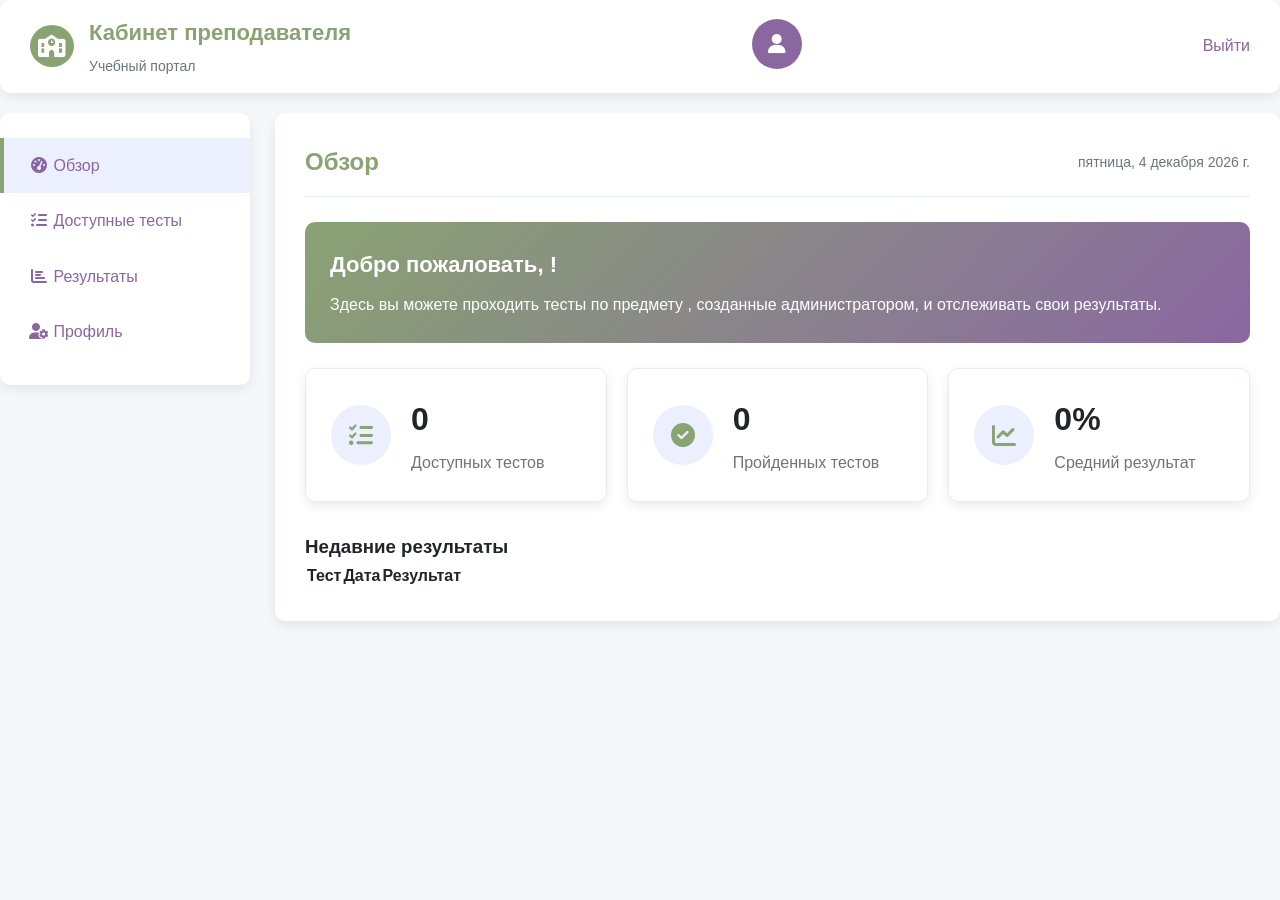
<file: teacher/index.html>
<!DOCTYPE html>
<html lang="ru">
<head>
    <meta charset="UTF-8">
    <meta name="viewport" content="width=device-width, initial-scale=1.0">
    <title>Кабинет преподавателя - Обзор</title>
    <link rel="stylesheet" href="https://cdnjs.cloudflare.com/ajax/libs/font-awesome/6.4.0/css/all.min.css">
    <link rel="stylesheet" href="style.css">
</head>
<body>

<header>
    <div class="logo">
        <div class="logo-icon">
            <i class="fas fa-school"></i>
        </div>
        <div class="logo-text">
            <h1>Кабинет преподавателя</h1>
            <p>Учебный портал</p>
        </div>
    </div>
    
    <div chelass="user-info">
        <div class="user-avatar">
            <i class="fas fa-user"></i>
        </div>
        <div class="user-details">
            <h3 id="teacher-name"></h3>
            <p id="teacher-subject"></p>
        </div>
    </div>

    <a href="#" id="logout-btn" class="btn btn-danger">Выйти</a>
</header>

<div class="container">
    <aside class="sidebar">
        <ul class="nav-menu">
            <li class="nav-item active">
                <a href="index.html">
                    <i class="fas fa-tachometer-alt"></i>
                    <span>Обзор</span>
                </a>
            </li>
            <li class="nav-item">
                <a href="currTest.html">
                    <i class="fas fa-tasks"></i>
                    <span>Доступные тесты</span>
                </a>
            </li>
            <li class="nav-item">
                <a href="results.html">
                    <i class="fas fa-chart-bar"></i>
                    <span>Результаты</span>
                </a>
            </li>
            <li class="nav-item">
                <a href="profile.html">
                    <i class="fas fa-user-cog"></i>
                    <span>Профиль</span>
                </a>
            </li>
        </ul>
    </aside>

    <main class="main-content">
        <div class="content-tab active">
            <div class="tab-header">
                <h2>Обзор</h2>
                <div class="current-date" id="current-date"></div>
            </div>

            <div class="welcome-card">
                <h3>
                    Добро пожаловать, 
                    <span id="welcome-name"></span>!
                </h3>
                <p>
                    Здесь вы можете проходить тесты по предмету 
                    <strong id="dashboard-subject"></strong>,
                    созданные администратором, и отслеживать свои результаты.
                </p>
            </div>

            <div class="stats-cards">
                <div class="stat-card">
                    <div class="stat-icon">
                        <i class="fas fa-tasks"></i>
                    </div>
                    <div class="stat-info">
                        <h3 id="tests-count">0</h3>
                        <p>Доступных тестов</p>
                    </div>
                </div>

                <div class="stat-card">
                    <div class="stat-icon">
                        <i class="fas fa-check-circle"></i>
                    </div>
                    <div class="stat-info">
                        <h3 id="completed-tests">0</h3>
                        <p>Пройденных тестов</p>
                    </div>
                </div>

                <div class="stat-card">
                    <div class="stat-icon">
                        <i class="fas fa-chart-line"></i>
                    </div>
                    <div class="stat-info">
                        <h3 id="average-score">0%</h3>
                        <p>Средний результат</p>
                    </div>
                </div>
            </div>

            <div class="recent-tests">
                <h3>Недавние результаты</h3>
                <table class="recent-results-table">
                    <thead>
                        <tr>
                            <th>Тест</th>
                            <th>Дата</th>
                            <th>Результат</th>
                        </tr>
                    </thead>
                    <tbody id="recent-tests-list"></tbody>
                </table>
            </div>
        </div>
    </main>
</div>

<script src="teacher.js"></script>
<script>
    document.addEventListener("DOMContentLoaded", function () {
        const dateElement = document.getElementById("current-date");
        if (dateElement) {
            const now = new Date();
            const options = { weekday: "long", year: "numeric", month: "long", day: "numeric" };
            dateElement.textContent = now.toLocaleDateString("ru-RU", options);
        }
    });
</script>
</body>
</html>
</file>
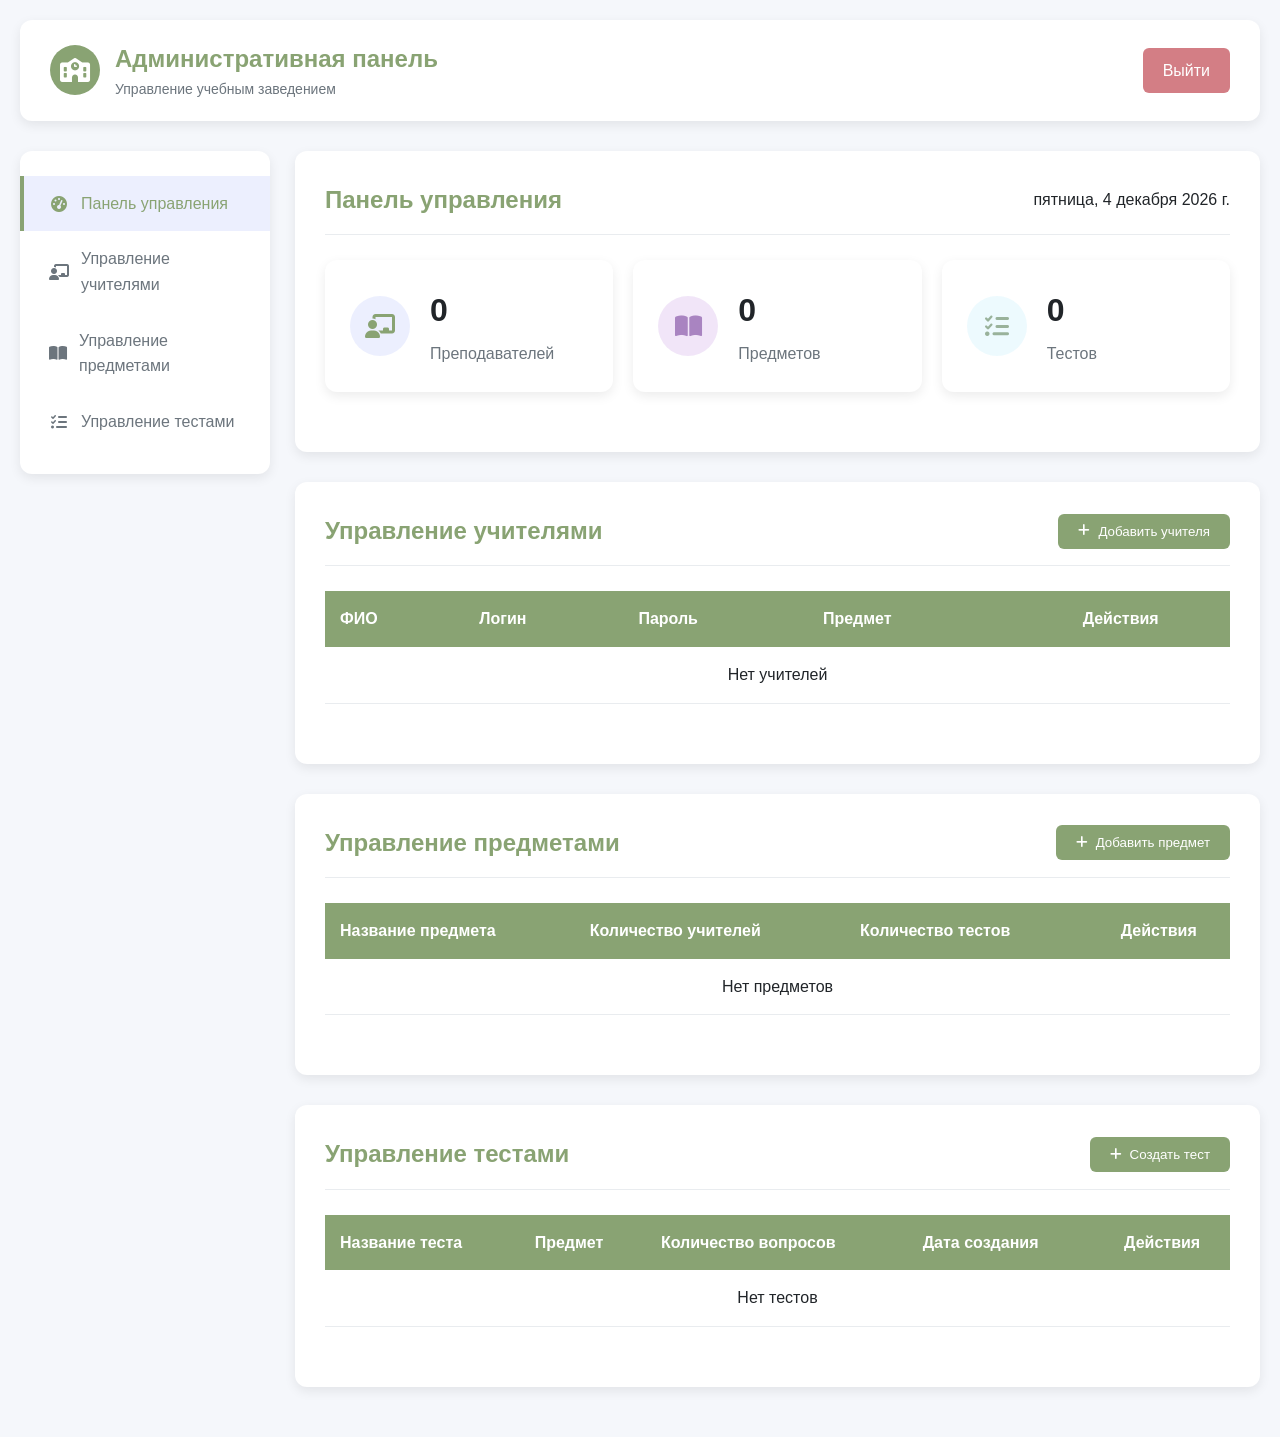
<file: admin/admin.html>
<!DOCTYPE html>
<html lang="ru">
<head>
    <meta charset="UTF-8">
    <meta name="viewport" content="width=device-width, initial-scale=1.0">
    <title>Административная панель - Управление школой</title>
    <link rel="stylesheet" href="https://cdnjs.cloudflare.com/ajax/libs/font-awesome/6.4.0/css/all.min.css">
    <link rel="stylesheet" href="./style.css">
</head>
<body>
    <div class="container">
        <header>
            <div class="logo">
                <div class="logo-icon">
                    <i class="fas fa-school"></i>
                </div>
                <div class="logo-text">
                     <h1>Административная панель</h1>
                    <p>Управление учебным заведением</p>
                </div>

              
            </div>
              <a href="../index.php" class="btn btn-danger">Выйти</a>
        </header>

        <div class="main-layout">
            <aside class="sidebar">
                <ul class="nav-menu">
                    <li class="nav-item active">
                        <a href="admin.html" class="nav-link">
                            <i class="fas fa-tachometer-alt"></i>
                            <span>Панель управления</span>
                        </a>
                    </li>
                    <li class="nav-item">
                          <a href="teachers.html" class="nav-link">
                            <i class="fas fa-chalkboard-teacher"></i>
                            <span>Управление учителями</span>
                        </a>
                    </li>
                    <li class="nav-item">
                        <a href="subjects.html" class="nav-link">
                            <i class="fas fa-book-open"></i>
                            <span>Управление предметами</span>
                        </a>
                    </li>
                    <li class="nav-item">
                        <a href="tests.html" class="nav-link">
                            <i class="fas fa-tasks"></i>
                            <span>Управление тестами</span>
                        </a>
                    </li>
                </ul>
            </aside>
<main>
                <div class="content active" id="dashboard">
                    <div class="content-header">
                        <h2 class="content-title">Панель управления</h2>
                        <div class="current-date" id="current-date"></div>
                    </div>
                    
                    <div class="stats-container">
                        <div class="stat-card">
                            <div class="stat-icon teachers">
                                <i class="fas fa-chalkboard-teacher"></i>
                            </div>
                            <div class="stat-info">
                                <h3 id="teachers-count">0</h3>
                                <p>Преподавателей</p>
                            </div>
                        </div>
                        <div class="stat-card">
                            <div class="stat-icon subjects">
                                <i class="fas fa-book-open"></i>
                                      </div>
                            <div class="stat-info">
                                <h3 id="subjects-count">0</h3>
                                <p>Предметов</p>
                            </div>
                        </div>
                        <div class="stat-card">
                            <div class="stat-icon tests">
                                <i class="fas fa-tasks"></i>
                            </div>
                            <div class="stat-info">
                                <h3 id="tests-count">0</h3>
                                <p>Тестов</p>
                            </div>
                        </div>
                    </div>
                </div>

                <div class="content" id="teachers-content">
                       <div class="content-header">
                        <h2 class="content-title">Управление учителями</h2>
                        <button class="btn btn-primary" id="add-teacher-btn">
                            <i class="fas fa-plus"></i> Добавить учителя
                        </button>
                    </div>
                    
                    <div class="table-container">
                        <table>
                            <thead>
                                <tr>
                                    
                                    <th>ФИО</th>
                                    <th>Логин</th>
                                    <th>Пароль</th>
                                    <th>Предмет</th>
                                    <th>Действия</th>
                                </tr>
                            </thead>
                            <tbody id="teachers-table-body">
                                
                            </tbody>
                        </table>
                    </div>
                </div>

                 <div class="content" id="subjects-content">
                    <div class="content-header">
                        <h2 class="content-title">Управление предметами</h2>
                        <button class="btn btn-primary" id="add-subject-btn">
                            <i class="fas fa-plus"></i> Добавить предмет
                        </button>
                    </div>
                    
                    <div class="table-container">
                        <table>
                            <thead>
                                <tr>
                        
                                    <th>Название предмета</th>
                                       <th>Количество учителей</th>
                                    <th>Количество тестов</th>
                                    <th>Действия</th>
                                </tr>
                            </thead>
                            <tbody id="subjects-table-body">
                                <!-- Данные добавлены через js -->
                            </tbody>
                        </table>
                    </div>
                </div>

                 <div class="content" id="tests-content">
                    <div class="content-header">
                        <h2 class="content-title">Управление тестами</h2>
                        <button class="btn btn-primary" id="add-test-btn">
                            <i class="fas fa-plus"></i> Создать тест
                        </button>
                    </div>
                       <div class="table-container">
                        <table>
                            <thead>
                                <tr>
                
                                    <th>Название теста</th>
                                    <th>Предмет</th>
                                    <th>Количество вопросов</th>
                                    <th>Дата создания</th>
                                    <th>Действия</th>
                                </tr>
                            </thead>
                            <tbody id="tests-table-body">
                                <!-- Данные добавлены через js -->
                            </tbody>
                        </table>
                    </div>
                </div>
            </main>
        </div>
         </div>
    <div class="modal-overlay" id="add-teacher-modal">
        <div class="modal">
            <div class="modal-header">
                <h3 class="modal-title">Добавление нового учителя</h3>
                <button class="modal-close" id="close-teacher-modal">&times;</button>
            </div>
            <div class="modal-body">
                <form id="teacher-form">
                    <div class="form-row">
                        <div class="form-group">
                            <label for="teacher-full-name">ФИО *</label>
                            <input type="text" id="teacher-full-name" required>
                        </div>
                        <div class="form-group">
                            <label for="teacher-login">Логин *</label>
                            <input type="text" id="teacher-login" required>
                        </div>
                    </div>
                      <div class="form-row">
                        <div class="form-group">
                            <label for="teacher-password">Пароль *</label>
                            <input type="password" id="teacher-password" required>
                        </div>
                        <div class="form-group">
                            <label for="teacher-subject">Предмет *</label>
                            <select id="teacher-subject" required>
                                <option value="">Выберите предмет</option>
                            </select>
                        </div>
                    </div>
                    <div class="form-actions">
                        <button type="button" class="btn" id="cancel-teacher-btn">Отмена</button>
                        <button type="submit" class="btn btn-primary">Добавить учителя</button>
                    </div>
                </form>
            </div>
            </div>
    </div>

    <div class="modal-overlay" id="add-test-modal">
        <div class="modal">
            <div class="modal-header">
                <h3 class="modal-title">Создание нового теста</h3>
                <button class="modal-close" id="close-test-modal">&times;</button>
            </div>
            <div class="modal-body">
                <form id="test-form">
                    <div class="form-row">
                        <div class="form-group">
                            <label for="test-name">Название теста *</label>
                            <input type="text" id="test-name" required>
                        </div>
                        <div class="form-group">
                            <label for="test-subject">Предмет *</label>
                            <select id="test-subject" required>
                                <option value="">Выберите предмет</option>
                                 </select>
                        </div>
                    </div>
                    
                    <div id="questions-container">
                        <h4>Вопросы теста</h4>
                        <div class="question-item" data-question-id="1">
                            <div class="question-header">
                                <div class="question-text">Вопрос #1</div>
                                <button type="button" class="btn btn-danger btn-sm remove-question-btn">
                                    <i class="fas fa-trash"></i> Удалить
                                </button>
                            </div>
                            <div class="form-group">
                                <label for="question-text-1">Текст вопроса *</label>
                                <input type="text" id="question-text-1" placeholder="Введите вопрос" required>
                            </div>
                            
                            <div class="options-list">
    <div class="option-item">
        <input type="checkbox" class="correct-checkbox" name="correct-answer-1" value="1">
        <input type="text" placeholder="Вариант ответа 1" class="option-text" required>
    </div>
    <div class="option-item">
        <input type="checkbox" class="correct-checkbox" name="correct-answer-1" value="2">
        <input type="text" placeholder="Вариант ответа 2" class="option-text" required>
    </div>
</div>

                            <button type="button" class="btn btn-sm add-option-btn" data-question-id="1">
                                <i class="fas fa-plus"></i> Добавить вариант ответа
                            </button>
                             </div>
                    </div>
                    
                    <div class="form-actions">
                        <button type="button" class="btn btn-success" id="add-question-btn">
                            <i class="fas fa-plus"></i> Добавить вопрос
                        </button>
                    </div>
                    
                    <div class="form-actions" style="margin-top: 20px;">
                        <button type="button" class="btn" id="cancel-test-btn">Отмена</button>
                        <button type="submit" class="btn btn-primary">Создать тест</button>
                    </div>
                </form>
            </div>
        </div>
    </div>
    <div class="modal-overlay" id="delete-confirm-modal">
        <div class="modal">
            <div class="modal-header">
                <h3 class="modal-title">Подтверждение удаления</h3>
                <button class="modal-close" id="close-delete-modal">&times;</button>
            </div>
            <div class="modal-body">
                <p id="delete-message">Вы уверены, что хотите удалить этот элемент?</p>
                <div class="form-actions">
                    <button type="button" class="btn" id="cancel-delete-btn">Отмена</button>
                    <button type="button" class="btn btn-danger" id="confirm-delete-btn">Удалить</button>
                </div>
            </div>
        </div>
    </div>
  <div class="modal-overlay" id="add-subject-modal">
    <div class="modal">
        <div class="modal-header">
            <h3 class="modal-title">Добавление нового предмета</h3>
            <button class="modal-close" id="close-subject-modal">&times;</button>
        </div>
        <div class="modal-body">
            <form id="subject-form">
                <div class="form-row">
                    <div class="form-group">
                        <label for="subject-name">Название предмета *</label>
                        <input type="text" id="subject-name" required>
                    </div>
                </div>
                <div class="form-actions">
                    <button type="button" class="btn" id="cancel-subject-btn">Отмена</button>
                    <button type="submit" class="btn btn-primary">Добавить предмет</button>
                </div>
                 </form>
        </div>
    </div>
</div>
    <script src="admin.js" defer></script>
  
</body>
</html>
</file>
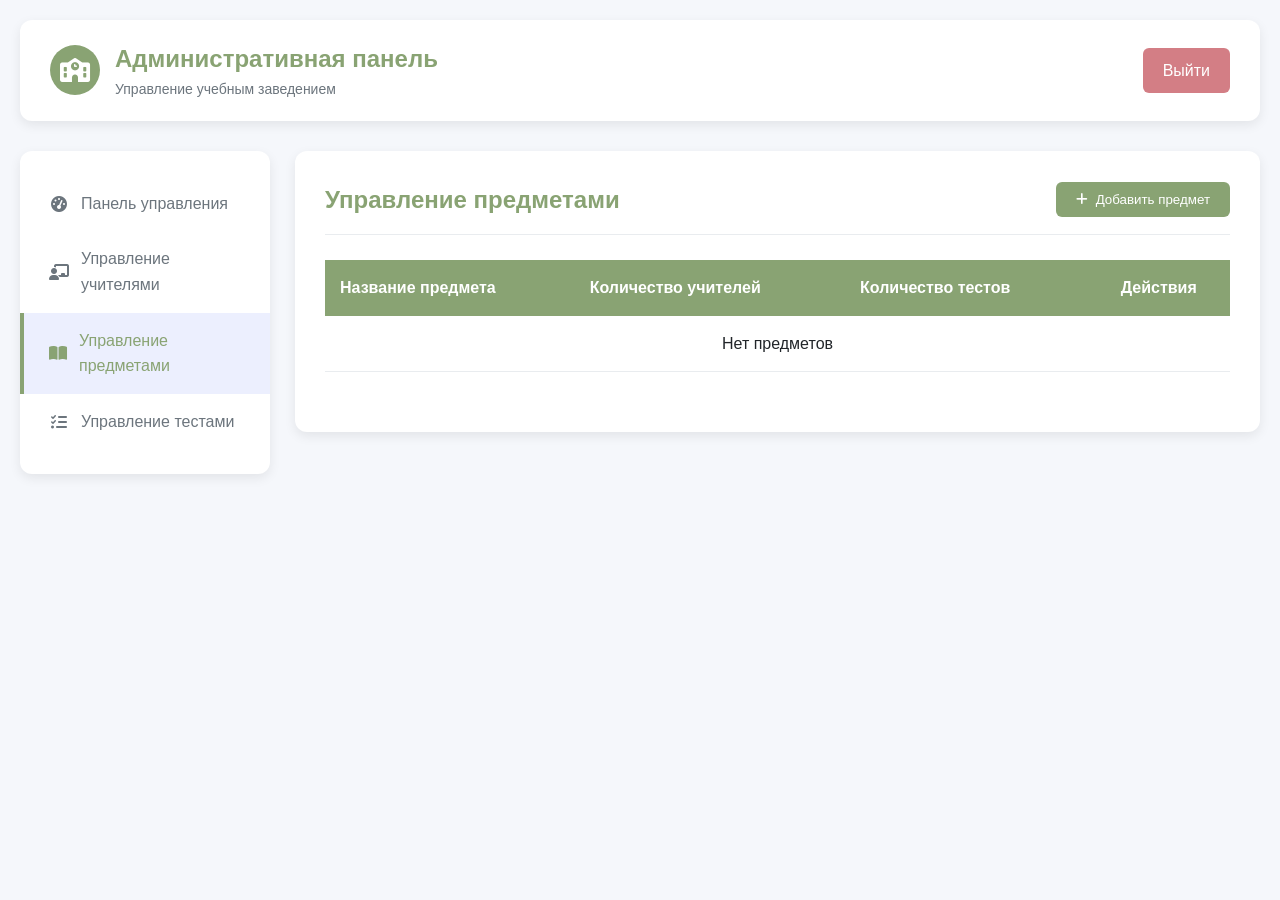
<file: admin/subjects.html>
<!DOCTYPE html>
<html lang="ru">
<head>
    <meta charset="UTF-8">
    <meta name="viewport" content="width=device-width, initial-scale=1.0">
    <title>Управление предметами - Административная панель</title>
    <link rel="stylesheet" href="https://cdnjs.cloudflare.com/ajax/libs/font-awesome/6.4.0/css/all.min.css">
    <link rel="stylesheet" href="./style.css">
</head>
<body>
    <div class="container">
         <header>
            <div class="logo">
                <div class="logo-icon">
                    <i class="fas fa-school"></i>
                </div>
                <div class="logo-text">
                     <h1>Административная панель</h1>
                    <p>Управление учебным заведением</p>
                </div>

              
            </div>
              <a href="../index.php" class="btn btn-danger">Выйти</a>
        </header>

        <div class="main-layout">
            <aside class="sidebar">
                <ul class="nav-menu">
                    <li class="nav-item">
                        <a href="admin.html" class="nav-link">
                            <i class="fas fa-tachometer-alt"></i>
                            <span>Панель управления</span>
                        </a>
                    </li>
                    <li class="nav-item">
                        <a href="teachers.html" class="nav-link">
                            <i class="fas fa-chalkboard-teacher"></i>
                            <span>Управление учителями</span>
                        </a>
                    </li>
                    <li class="nav-item active">
                        <a href="subjects.html" class="nav-link">
                            <i class="fas fa-book-open"></i>
                            <span>Управление предметами</span>
                        </a>
                    </li>
                    <li class="nav-item">
                        <a href="tests.html" class="nav-link">
                            <i class="fas fa-tasks"></i>
                            <span>Управление тестами</span>
                        </a>
                    </li>
                </ul>
            </aside>

            <main>
                <div class="content active" id="subjects-content">
                    <div class="content-header">
                        <h2 class="content-title">Управление предметами</h2>
                        <button class="btn btn-primary" id="add-subject-btn">
                            <i class="fas fa-plus"></i> Добавить предмет
                        </button>
                    </div>
                    
                    <div class="table-container">
                        <table>
                            <thead>
                                <tr>
                                  
                                    <th>Название предмета</th>
                                    <th>Количество учителей</th>
                                    <th>Количество тестов</th>
                                    <th>Действия</th>
                                </tr>
                            </thead>
                            <tbody id="subjects-table-body">
                                <!-- Данные будут добавлены через JavaScript -->
                            </tbody>
                        </table>
                    </div>
                </div>
            </main>
        </div>
    </div>

    <!-- Add Subject Modal -->
    <div class="modal-overlay" id="add-subject-modal">
        <div class="modal">
            <div class="modal-header">
                <h3 class="modal-title">Добавление нового предмета</h3>
                <button class="modal-close" id="close-subject-modal">&times;</button>
            </div>
            <div class="modal-body">
                <form id="subject-form">
                    <div class="form-row">
                        <div class="form-group">
                            <label for="subject-name">Название предмета *</label>
                            <input type="text" id="subject-name" required>
                        </div>
                    </div>
                    <div class="form-actions">
                        <button type="button" class="btn" id="cancel-subject-btn">Отмена</button>
                        <button type="submit" class="btn btn-primary">Добавить предмет</button>
                    </div>
                </form>
            </div>
        </div>
    </div>

    <!-- Delete Confirmation Modal -->
    <div class="modal-overlay" id="delete-confirm-modal">
        <div class="modal">
            <div class="modal-header">
                <h3 class="modal-title">Подтверждение удаления</h3>
                <button class="modal-close" id="close-delete-modal">&times;</button>
            </div>
            <div class="modal-body">
                <p id="delete-message">Вы уверены, что хотите удалить этот элемент?</p>
                <div class="form-actions">
                    <button type="button" class="btn" id="cancel-delete-btn">Отмена</button>
                    <button type="button" class="btn btn-danger" id="confirm-delete-btn">Удалить</button>
                </div>
            </div>
        </div>
    </div>

    <script src="admin.js"></script>
   
</body>
</html>
</file>
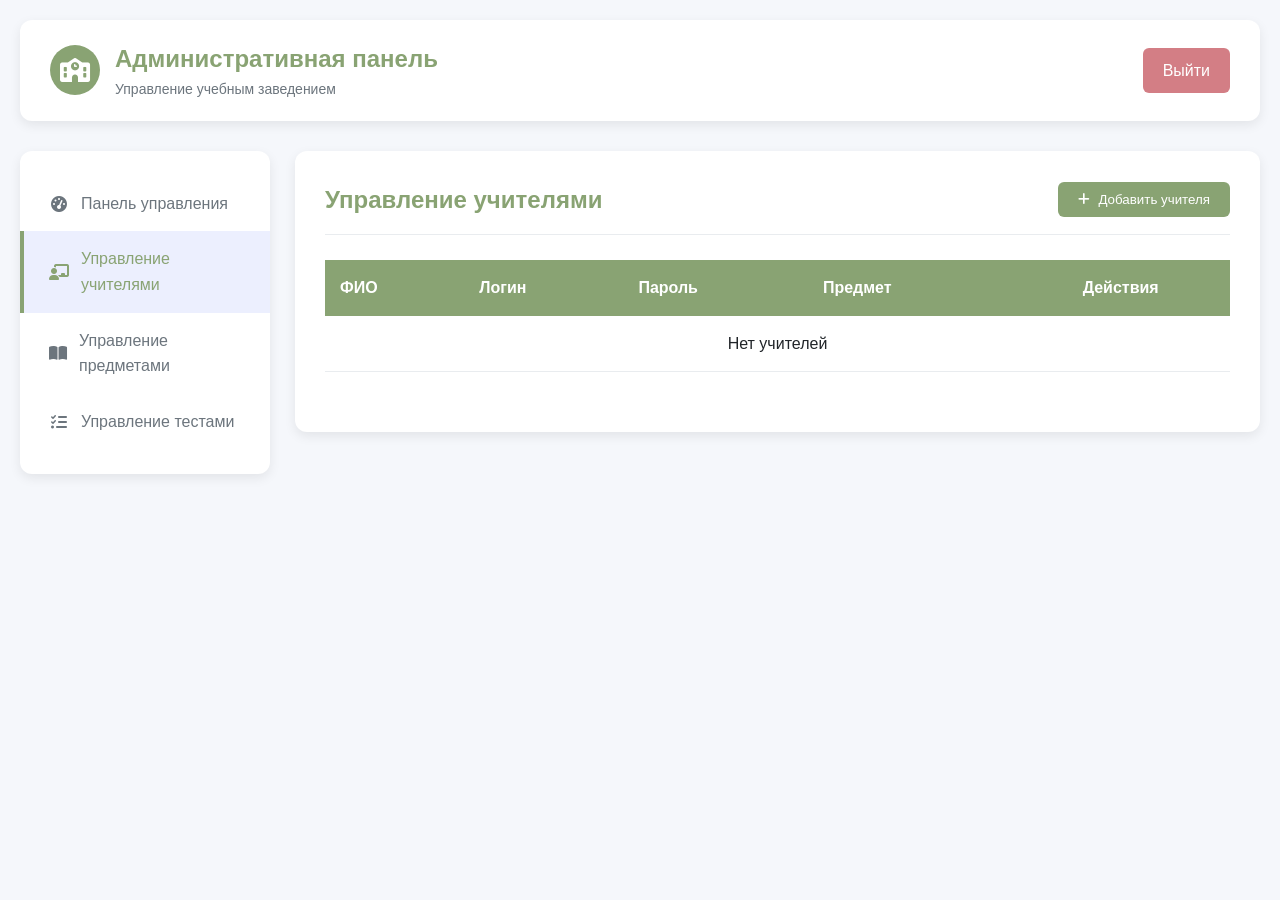
<file: admin/teachers.html>
<!DOCTYPE html>
<html lang="ru">
<head>
    <meta charset="UTF-8">
    <meta name="viewport" content="width=device-width, initial-scale=1.0">
    <title>Управление учителями - Административная панель</title>
    <link rel="stylesheet" href="https://cdnjs.cloudflare.com/ajax/libs/font-awesome/6.4.0/css/all.min.css">
    <link rel="stylesheet" href="./style.css">
</head>
<body>
    <div class="container">
        <header>
            <div class="logo">
                <div class="logo-icon">
                    <i class="fas fa-school"></i>
                </div>
                <div class="logo-text">
                     <h1>Административная панель</h1>
                    <p>Управление учебным заведением</p>
                </div>

              
            </div>
              <a href="../index.php" class="btn btn-danger">Выйти</a>
        </header>

        <div class="main-layout">
            <aside class="sidebar">
                <ul class="nav-menu">
                    <li class="nav-item">
                        <a href="admin.html" class="nav-link">
                            <i class="fas fa-tachometer-alt"></i>
                            <span>Панель управления</span>
                        </a>
                    </li>
                    <li class="nav-item active">
                        <a href="teachers.html" class="nav-link">
                            <i class="fas fa-chalkboard-teacher"></i>
                            <span>Управление учителями</span>
                        </a>
                    </li>
                    <li class="nav-item">
                        <a href="subjects.html" class="nav-link">
                            <i class="fas fa-book-open"></i>
                            <span>Управление предметами</span>
                        </a>
                    </li>
                    <li class="nav-item">
                        <a href="tests.html" class="nav-link">
                            <i class="fas fa-tasks"></i>
                            <span>Управление тестами</span>
                        </a>
                    </li>
                </ul>
            </aside>

            <main>
                <div class="content active" id="teachers-content">
                    <div class="content-header">
                        <h2 class="content-title">Управление учителями</h2>
                        <button class="btn btn-primary" id="add-teacher-btn">
                            <i class="fas fa-plus"></i> Добавить учителя
                        </button>
                    </div>
                    
                    <div class="table-container">
                        <table>
                            <thead>
                                <tr>
                                    <th>ФИО</th>
                                    <th>Логин</th>
                                    <th>Пароль</th>
                                    <th>Предмет</th>
                                    <th>Действия</th>
                                </tr>
                            </thead>
                            <tbody id="teachers-table-body">
                                <!-- Данные будут добавлены через JavaScript -->
                            </tbody>
                        </table>
                    </div>
                </div>
            </main>
        </div>
    </div>

    <div class="modal-overlay" id="add-teacher-modal">
        <div class="modal">
            <div class="modal-header">
                <h3 class="modal-title">Добавление нового учителя</h3>
                <button class="modal-close" id="close-teacher-modal">&times;</button>
            </div>
            <div class="modal-body">
                <form id="teacher-form">
                    <div class="form-row">
                        <div class="form-group">
                            <label for="teacher-full-name">ФИО *</label>
                            <input type="text" id="teacher-full-name" required>
                        </div>
                        <div class="form-group">
                            <label for="teacher-login">Логин *</label>
                            <input type="text" id="teacher-login" required>
                        </div>
                    </div>
                    <div class="form-row">
                        <div class="form-group">
                            <label for="teacher-password">Пароль *</label>
                            <input type="password" id="teacher-password" required>
                        </div>
                        <div class="form-group">
                            <label for="teacher-subject">Предмет *</label>
                            <select id="teacher-subject" required>
                                <option value="">Выберите предмет</option>
                                <!-- Options will be added via JS -->
                            </select>
                        </div>
                    </div>
                    <div class="form-actions">
                        <button type="button" class="btn" id="cancel-teacher-btn">Отмена</button>
                        <button type="submit" class="btn btn-primary">Добавить учителя</button>
                    </div>
                </form>
            </div>
        </div>
    </div>

    <div class="modal-overlay" id="delete-confirm-modal">
        <div class="modal">
            <div class="modal-header">
                <h3 class="modal-title">Подтверждение удаления</h3>
                <button class="modal-close" id="close-delete-modal">&times;</button>
            </div>
            <div class="modal-body">
                <p id="delete-message">Вы уверены, что хотите удалить этот элемент?</p>
                <div class="form-actions">
                    <button type="button" class="btn" id="cancel-delete-btn">Отмена</button>
                    <button type="button" class="btn btn-danger" id="confirm-delete-btn">Удалить</button>
                </div>
            </div>
        </div>
    </div>

    <script src="admin.js"></script>
</body>
</html>
</file>
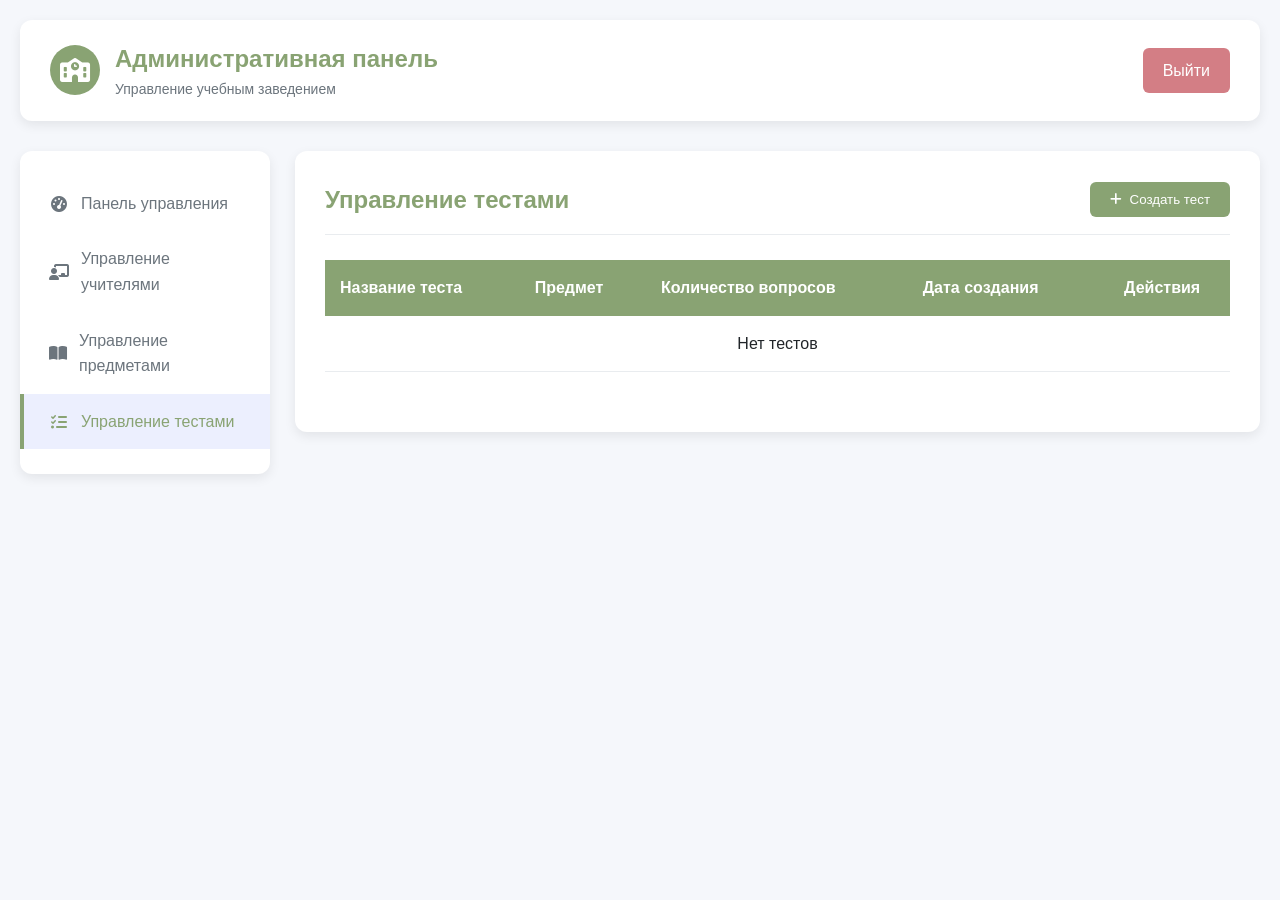
<file: admin/tests.html>
<!DOCTYPE html>
<html lang="ru">
<head>
    <meta charset="UTF-8">
    <meta name="viewport" content="width=device-width, initial-scale=1.0">
    <title>Управление тестами - Административная панель</title>
    <link rel="stylesheet" href="https://cdnjs.cloudflare.com/ajax/libs/font-awesome/6.4.0/css/all.min.css">
    <link rel="stylesheet" href="./style.css">
</head>
<body>
    <div class="container">
         <header>
            <div class="logo">
                <div class="logo-icon">
                    <i class="fas fa-school"></i>
                </div>
                <div class="logo-text">
                     <h1>Административная панель</h1>
                    <p>Управление учебным заведением</p>
                </div>

              
            </div>
              <a href="../index.php" class="btn btn-danger">Выйти</a>
        </header>

        <div class="main-layout">
            <aside class="sidebar">
                <ul class="nav-menu">
                    <li class="nav-item">
                        <a href="admin.html" class="nav-link">
                            <i class="fas fa-tachometer-alt"></i>
                            <span>Панель управления</span>
                        </a>
                    </li>
                    <li class="nav-item">
                        <a href="teachers.html" class="nav-link">
                            <i class="fas fa-chalkboard-teacher"></i>
                            <span>Управление учителями</span>
                        </a>
                    </li>
                    <li class="nav-item">
                        <a href="subjects.html" class="nav-link">
                            <i class="fas fa-book-open"></i>
                            <span>Управление предметами</span>
                        </a>
                    </li>
                    <li class="nav-item active">
                        <a href="tests.html" class="nav-link">
                            <i class="fas fa-tasks"></i>
                            <span>Управление тестами</span>
                        </a>
                    </li>
                </ul>
            </aside>

            <main>
                <div class="content active" id="tests-content">
                    <div class="content-header">
                        <h2 class="content-title">Управление тестами</h2>
                        <button class="btn btn-primary" id="add-test-btn">
                            <i class="fas fa-plus"></i> Создать тест
                        </button>
                    </div>
                    
                    <div class="table-container">
                        <table>
                            <thead>
                                <tr>
                                    <th>Название теста</th>
                                    <th>Предмет</th>
                                    <th>Количество вопросов</th>
                                    <th>Дата создания</th>
                                    <th>Действия</th>
                                </tr>
                            </thead>
                            <tbody id="tests-table-body">
                                <!-- добавление будет через js -->
                            </tbody>
                        </table>
                    </div>
                </div>
            </main>
        </div>
    </div>

    <div class="modal-overlay" id="add-test-modal">
        <div class="modal">
            <div class="modal-header">
                <h3 class="modal-title">Создание нового теста</h3>
                <button class="modal-close" id="close-test-modal">&times;</button>
            </div>
            <div class="modal-body">
                <form id="test-form">
                    <div class="form-row">
                        <div class="form-group">
                            <label for="test-name">Название теста *</label>
                            <input type="text" id="test-name" required>
                        </div>
                        <div class="form-group">
                            <label for="test-subject">Предмет *</label>
                            <select id="test-subject" required>
                                <option value="">Выберите предмет</option>
                                <!-- добавление через js -->
                            </select>
                        </div>
                    </div>
                    
                    <div id="questions-container">
                        <h4>Вопросы теста</h4>
                        <div class="question-item" data-question-id="1">
                            <div class="question-header">
                                <div class="question-text">Вопрос #1</div>
                                <button type="button" class="btn btn-danger btn-sm remove-question-btn">
                                    <i class="fas fa-trash"></i> Удалить
                                </button>
                            </div>
                            <div class="form-group">
                                <label for="question-text-1">Текст вопроса *</label>
                                <input type="text" id="question-text-1" placeholder="Введите вопрос">
                            </div>
                            <div class="options-list">
                                <div class="option-item">
                                    <input type="checkbox" class="correct-checkbox" value="1">
                                    <input type="text" placeholder="Вариант ответа 1" class="option-text" required >
                                </div>
                                <div class="option-item">
                                    <input type="checkbox" class="correct-checkbox" value="2">
                                    <input type="text" placeholder="Вариант ответа 2" class="option-text" required >
                                </div>
                            </div>
                            <button type="button" class="btn btn-sm add-option-btn" data-question-id="1">
                                <i class="fas fa-plus"></i> Добавить вариант ответа
                            </button>
                        </div>
                    </div>
                    
                    <div class="form-actions">
                        <button type="button" class="btn btn-success" id="add-question-btn">
                            <i class="fas fa-plus"></i> Добавить вопрос
                        </button>
                    </div>
                    
                    <div class="form-actions" style="margin-top: 20px;">
                        <button type="button" class="btn" id="cancel-test-btn">Отмена</button>
                        <button type="submit" class="btn btn-primary">Создать тест</button>
                    </div>
                </form>
            </div>
        </div>
    </div>

    <div class="modal-overlay" id="delete-confirm-modal">
        <div class="modal">
            <div class="modal-header">
                <h3 class="modal-title">Подтверждение удаления</h3>
                <button class="modal-close" id="close-delete-modal">&times;</button>
            </div>
            <div class="modal-body">
                <p id="delete-message">Вы уверены, что хотите удалить этот элемент?</p>
                <div class="form-actions">
                    <button type="button" class="btn" id="cancel-delete-btn">Отмена</button>
                    <button type="button" class="btn btn-danger" id="confirm-delete-btn">Удалить</button>
                </div>
            </div>
        </div>
    </div>
    <script src="admin.js"></script>
</body>
</html>
</file>
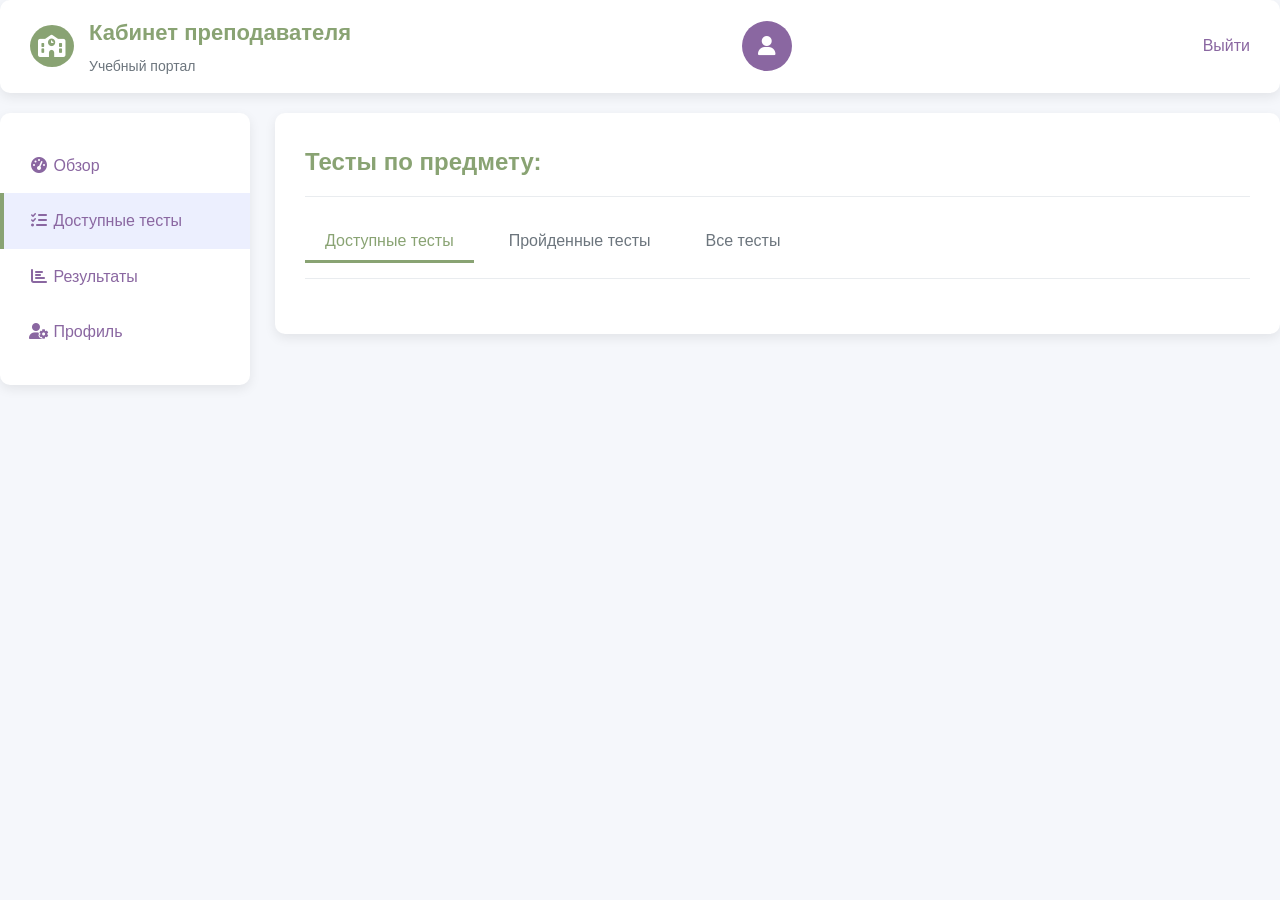
<file: teacher/currTest.html>
<!DOCTYPE html>
<html lang="ru">
<head>
    <meta charset="UTF-8">
    <meta name="viewport" content="width=device-width, initial-scale=1.0">
    <title>Кабинет преподавателя - Доступные тесты</title>
    <link rel="stylesheet" href="https://cdnjs.cloudflare.com/ajax/libs/font-awesome/6.4.0/css/all.min.css">
    <link rel="stylesheet" href="style.css">
</head>
<body>

<header>
    <div class="logo">
        <div class="logo-icon">
            <i class="fas fa-school"></i>
        </div>
        <div class="logo-text">
            <h1>Кабинет преподавателя</h1>
            <p>Учебный портал</p>
        </div>
    </div>

    <div class="user-info">
        <div class="user-avatar">
            <i class="fas fa-user"></i>
        </div>
        <div class="user-details">
            <h3 id="teacher-name"></h3>
            <p id="teacher-subject"></p>
        </div>
    </div>

    <a href="#" id="logout-btn" class="btn btn-danger">Выйти</a>
</header>

<div class="container">
    <aside class="sidebar">
        <ul class="nav-menu">
            <li class="nav-item">
                <a href="index.html">
                    <i class="fas fa-tachometer-alt"></i>
                    <span>Обзор</span>
                </a>
            </li>
            <li class="nav-item active">
                <a href="currTest.html">
                    <i class="fas fa-tasks"></i>
                    <span>Доступные тесты</span>
                </a>
            </li>
            <li class="nav-item">
                <a href="results.html">
                    <i class="fas fa-chart-bar"></i>
                    <span>Результаты</span>
                </a>
            </li>
            <li class="nav-item">
                <a href="profile.html">
                    <i class="fas fa-user-cog"></i>
                    <span>Профиль</span>
                </a>
            </li>
        </ul>
    </aside>

    <main class="main-content">
        <div class="content-tab active">
            <div class="tab-header">
                <h2>Тесты по предмету: <span id="tests-subject"></span></h2>
            </div>

            <div class="tests-container">
                <div class="test-categories">
                    <button class="category-tab active" data-category="available">Доступные тесты</button>
                    <button class="category-tab" data-category="completed">Пройденные тесты</button>
                    <button class="category-tab" data-category="all">Все тесты</button>
                </div>

                <div class="category-content active" id="category-available">
                    <div class="tests-grid" id="tests-available-grid"></div>
                </div>

                <div class="category-content" id="category-completed">
                    <div class="tests-grid" id="tests-completed-grid"></div>
                </div>

                <div class="category-content" id="category-all">
                    <div class="tests-grid" id="tests-all-grid"></div>
                </div>
            </div>
        </div>
    </main>
</div>

<div class="modal-overlay" id="test-modal">
    <div class="modal test-modal">
        <div class="modal-header">
            <h3 id="test-modal-title">Прохождение теста</h3>
            <div class="test-timer">
                <i class="fas fa-clock"></i>
                <span id="timer">00:00</span>
            </div>
            <button class="modal-close" id="close-test-modal">&times;</button>
        </div>
        <div class="modal-body">
            <div class="test-info">
                <div class="test-meta">
                    <span><i class="fas fa-book"></i> <span id="test-subject-name"></span></span>
                    <span><i class="fas fa-question-circle"></i> <span id="test-questions-count"></span> вопросов</span>
                    <span><i class="fas fa-hourglass-half"></i> <span id="test-time-limit"></span></span>
                </div>
                <p id="test-description"></p>
            </div>
            <div class="test-progress">
                <div class="question-counter" id="question-counter">1 / 10</div>
            </div>
            <div id="question-container" class="question-container"></div>
            <div class="test-navigation">
                <button type="button" class="btn" id="prev-question" disabled>← Назад</button>
                <button type="button" class="btn btn-primary" id="next-question">Вперёд →</button>
                <button type="button" class="btn btn-success" id="finish-test" style="display: none;">Завершить тест</button>
            </div>
        </div>
    </div>
</div>

<script src="teacher.js"></script>
<script>
    document.addEventListener("DOMContentLoaded", function () {
        const teacherSubject = document.getElementById('teacher-subject')?.textContent;
        if (teacherSubject) {
            document.getElementById('tests-subject').textContent = teacherSubject;
        }
    });
</script>
</body>
</html>
</file>
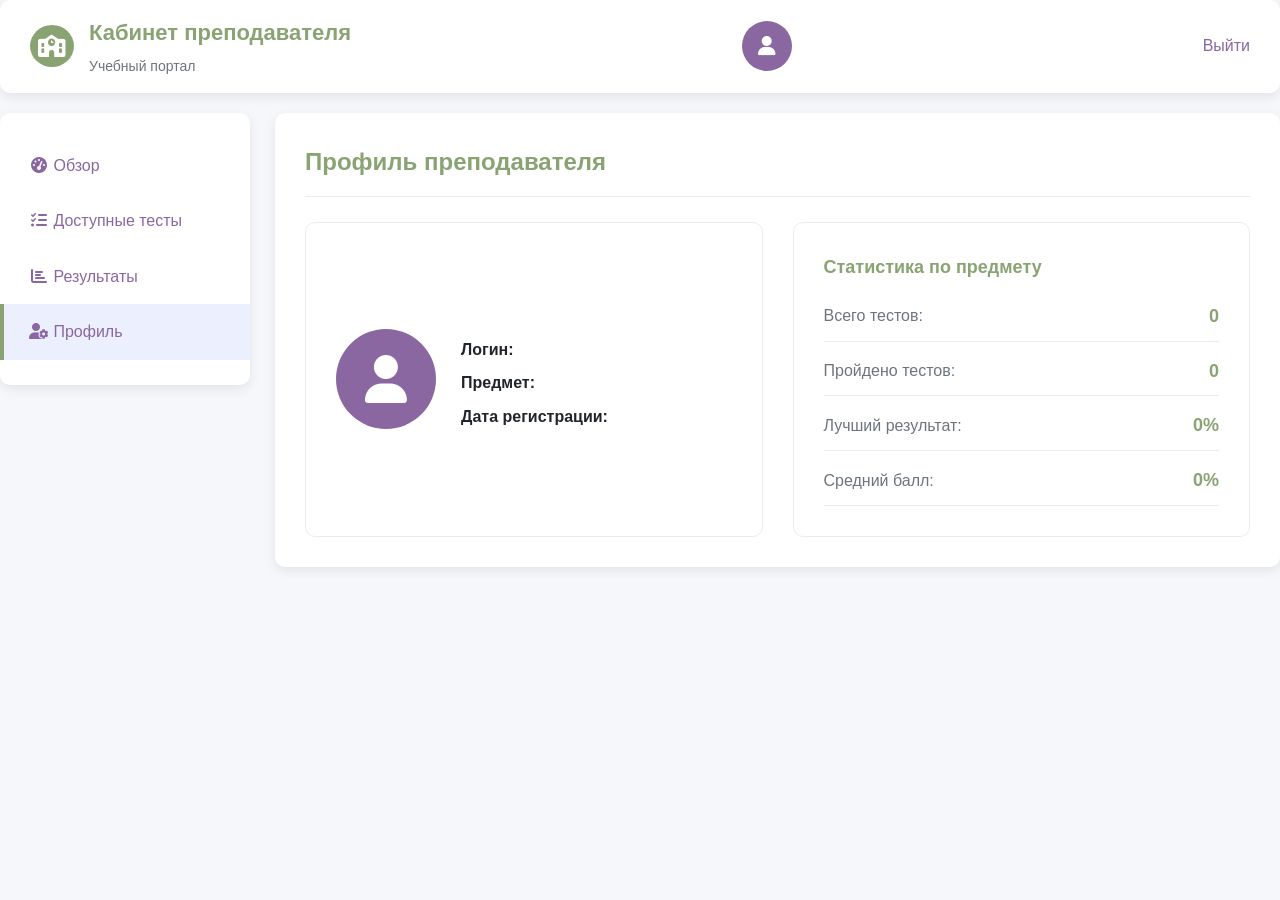
<file: teacher/profile.html>
<!DOCTYPE html>
<html lang="ru">
<head>
    <meta charset="UTF-8">
    <meta name="viewport" content="width=device-width, initial-scale=1.0">
    <title>Кабинет преподавателя - Профиль</title>
    <link rel="stylesheet" href="https://cdnjs.cloudflare.com/ajax/libs/font-awesome/6.4.0/css/all.min.css">
    <link rel="stylesheet" href="style.css">
</head>
<body>

<header>
    <div class="logo">
        <div class="logo-icon">
            <i class="fas fa-school"></i>
        </div>
        <div class="logo-text">
            <h1>Кабинет преподавателя</h1>
            <p>Учебный портал</p>
        </div>
    </div>

    <div class="user-info">
        <div class="user-avatar">
            <i class="fas fa-user"></i>
        </div>
        <div class="user-details">
            <h3 id="teacher-name"></h3>
            <p id="teacher-subject"></p>
        </div>
    </div>

    <a href="#" id="logout-btn" class="btn btn-danger">Выйти</a>
</header>

<div class="container">
    <aside class="sidebar">
        <ul class="nav-menu">
            <li class="nav-item">
                <a href="index.html">
                    <i class="fas fa-tachometer-alt"></i>
                    <span>Обзор</span>
                </a>
            </li>
            <li class="nav-item">
                <a href="currTest.html">
                    <i class="fas fa-tasks"></i>
                    <span>Доступные тесты</span>
                </a>
            </li>
            <li class="nav-item">
                <a href="results.html">
                    <i class="fas fa-chart-bar"></i>
                    <span>Результаты</span>
                </a>
            </li>
            <li class="nav-item active">
                <a href="profile.html">
                    <i class="fas fa-user-cog"></i>
                    <span>Профиль</span>
                </a>
            </li>
        </ul>
    </aside>

    <main class="main-content">
        <div class="content-tab active">
            <div class="tab-header">
                <h2>Профиль преподавателя</h2>
            </div>

            <div class="profile-container">
                <div class="profile-info">
                    <div class="profile-avatar">
                        <i class="fas fa-user"></i>
                    </div>
                    <div class="profile-details">
                        <h3 id="profile-name"></h3>
                        <p><strong>Логин:</strong> <span id="profile-login"></span></p>
                        <p><strong>Предмет:</strong> <span id="profile-subject"></span></p>
                        <p><strong>Дата регистрации:</strong> <span id="profile-date"></span></p>
                    </div>
                </div>

                <div class="profile-stats">
                    <h4>Статистика по предмету</h4>
                    <div class="stats-list">
                        <div class="stat-item">
                            <span class="stat-label">Всего тестов:</span>
                            <span class="stat-value" id="total-tests">0</span>
                        </div>
                        <div class="stat-item">
                            <span class="stat-label">Пройдено тестов:</span>
                            <span class="stat-value" id="passed-tests">0</span>
                        </div>
                        <div class="stat-item">
                            <span class="stat-label">Лучший результат:</span>
                            <span class="stat-value" id="best-result">0%</span>
                        </div>
                        <div class="stat-item">
                            <span class="stat-label">Средний балл:</span>
                            <span class="stat-value" id="avg-time">0%</span>
                        </div>
                    </div>
                </div>
            </div>
        </div>
    </main>
</div>

<script src="teacher.js"></script>
</body>
</html>
</file>
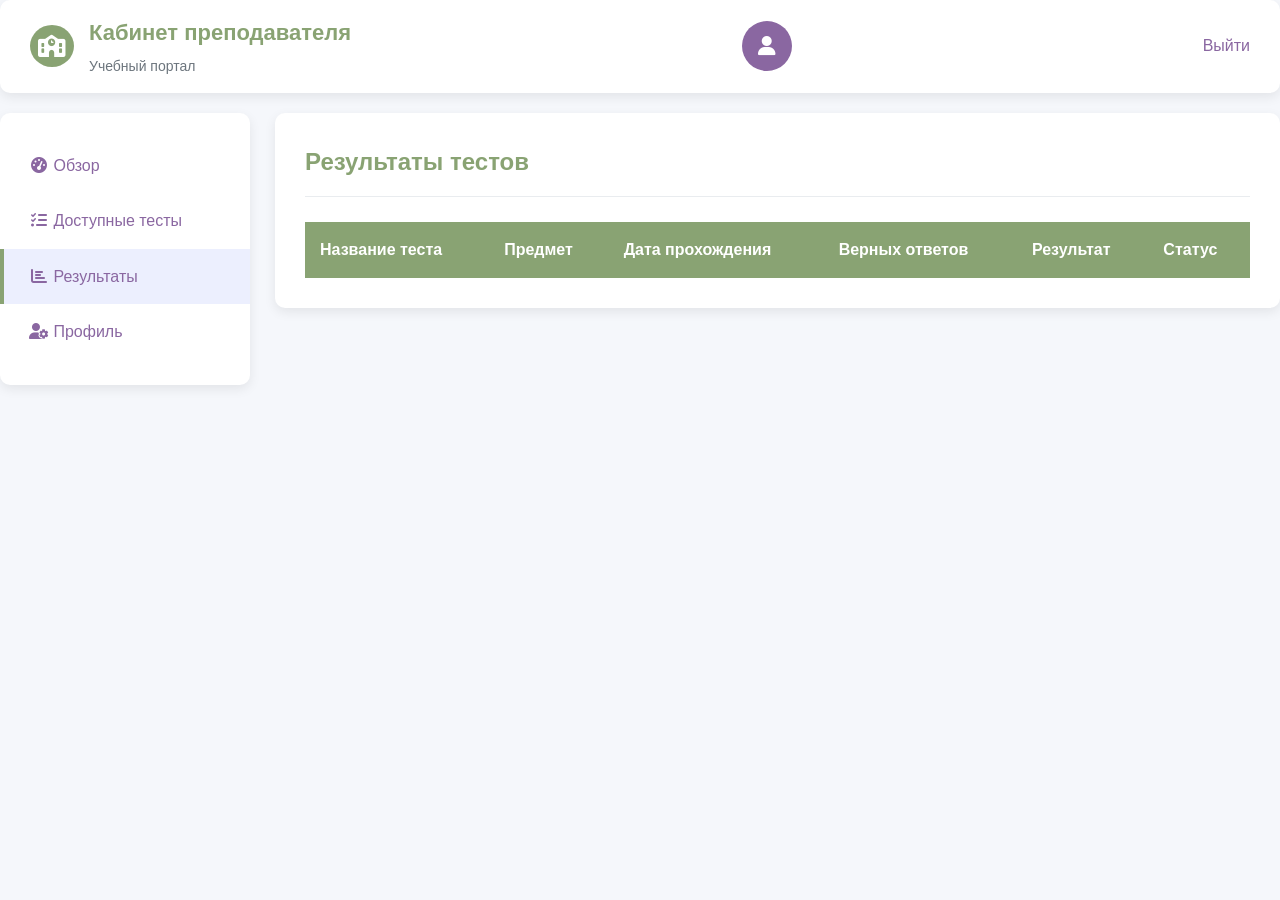
<file: teacher/results.html>
<!DOCTYPE html>
<html lang="ru">
<head>
    <meta charset="UTF-8">
    <meta name="viewport" content="width=device-width, initial-scale=1.0">
    <title>Кабинет преподавателя - Результаты</title>
    <link rel="stylesheet" href="https://cdnjs.cloudflare.com/ajax/libs/font-awesome/6.4.0/css/all.min.css">
    <link rel="stylesheet" href="style.css">
</head>
<body>

<header>
    <div class="logo">
        <div class="logo-icon">
            <i class="fas fa-school"></i>
        </div>
        <div class="logo-text">
            <h1>Кабинет преподавателя</h1>
            <p>Учебный портал</p>
        </div>
    </div>

    <div class="user-info">
        <div class="user-avatar">
            <i class="fas fa-user"></i>
        </div>
        <div class="user-details">
            <h3 id="teacher-name"></h3>
            <p id="teacher-subject"></p>
        </div>
    </div>

    <a href="#" id="logout-btn" class="btn btn-danger">Выйти</a>
</header>

<div class="container">
    <aside class="sidebar">
        <ul class="nav-menu">
            <li class="nav-item">
                <a href="index.html">
                    <i class="fas fa-tachometer-alt"></i>
                    <span>Обзор</span>
                </a>
            </li>
            <li class="nav-item">
                <a href="currTest.html">
                    <i class="fas fa-tasks"></i>
                    <span>Доступные тесты</span>
                </a>
            </li>
            <li class="nav-item active">
                <a href="results.html">
                    <i class="fas fa-chart-bar"></i>
                    <span>Результаты</span>
                </a>
            </li>
            <li class="nav-item">
                <a href="profile.html">
                    <i class="fas fa-user-cog"></i>
                    <span>Профиль</span>
                </a>
            </li>
        </ul>
    </aside>

    <main class="main-content">
        <div class="content-tab active">
            <div class="tab-header">
                <h2>Результаты тестов</h2>
            </div>

            <div class="results-container">
                <div class="results-table">
                    <table>
                        <thead>
                            <tr>
                                <th>Название теста</th>
                                <th>Предмет</th>
                                <th>Дата прохождения</th>
                                <th>Верных ответов</th>
                                <th>Результат</th>
                                <th>Статус</th>
                              
                            </tr>
                        </thead>
                        <tbody id="results-table-body"></tbody>
                    </table>
                </div>
            </div>
        </div>
    </main>
</div>

<script src="teacher.js"></script>
</body>
</html>
</file>
<file: teacher/style.css>
:root {
            --primary-color: #89a373;
            --primary-dark: #728674;
            --secondary-color: #8a67a1;
            --danger-color: #d37e85;
            --success-color: #99b29b;
            --warning-color: #f8961e;
            --light-color: #f8f9fa;
            --dark-color: #212529;
            --gray-color: #6c757d;
            --light-gray: #e9ecef;
            --border-radius: 10px;
            --box-shadow: 0 4px 12px rgba(0, 0, 0, 0.08);
            --transition: all 0.3s ease;
        }
        * {
            margin: 0;
            padding: 0;
            box-sizing: border-box;
            font-family: 'Segoe UI', Tahoma, Geneva, Verdana, sans-serif;
        }

        body {
            background-color: #f5f7fb;
            color: var(--dark-color);
            line-height: 1.6;
            min-height: 100vh;
            max-width: 1400px;
            margin: 0 auto;
            display: flex;
            flex-direction: column;
            align-items: center;
        }
    

        header {
            display: flex;
            justify-content: space-between;
            align-items: center;
            background: white;
            width: 100%;
            padding: 15px 30px;
            border-radius: var(--border-radius);
            box-shadow: var(--box-shadow);
        }

        .logo {
            display: flex;
            align-items: center;
            gap: 15px;
        }

        .logo-icon {
            background: var(--primary-color);
            color: white;
            max-width: 50px;
            max-height: 50px;
            padding: 10px 8px;
            border-radius: 50%;
            display: flex;
            align-items: center;
            justify-content: center;
            font-size: 22px;
        }

        .logo-text h1 {
            font-size: 22px;
            color: var(--primary-color);
            margin-bottom: 5px;
        }

        .logo-text p {
            color: var(--gray-color);
            font-size: 14px;
        }

        .user-info {
            display: flex;
            align-items: center;
            gap: 20px;
        }

        .user-avatar {
            width: 50px;
            height: 50px;
            border-radius: 50%;
            background: var(--secondary-color);
            color: white;
            display: flex;
            align-items: center;
            justify-content: center;
            font-size: 20px;
        }

        .user-details h3 {
            font-size: 16px;
            margin-bottom: 5px;
        }

        .user-details p {
            color: var(--gray-color);
            font-size: 14px;
        }
        .container {
            display: grid;
            grid-template-columns: minmax(250px,250px) 1fr;
            width: 100%;
            gap: 25px;
            padding: 20px 0;
            max-width: 1400px;
            margin: 0 auto;
            overflow-x: visible;
        }
        .sidebar {
            background: white;
            border-radius: var(--border-radius);
            box-shadow: var(--box-shadow);
            padding: 25px 0;
            height: fit-content;
        }
        ul{
            list-style: none;
        }
        a{  
            color: var(--secondary-color);
              /* list-style: none; */
              text-decoration: none;
        }

        .nav-item {
          
            padding: 15px 25px;
            cursor: pointer;
            transition: var(--transition);
            display: flex;
            align-items: center;
            gap: 12px;
            color: var(--gray-color);
            font-weight: 500;
            border-left: 4px solid transparent;
        }

        .nav-item:hover {
            background-color: var(--light-gray);
            color: var(--primary-color);
        }

        .nav-item.active {
            background-color: rgba(67, 97, 238, 0.1);
            color: var(--primary-color);
            border-left: 4px solid var(--primary-color);
        }

        .nav-item i {
            width: 20px;
            text-align: center;
        }
       
        .main-content {
            min-width: 0;
           
            display: flex;
            flex-direction: column;
            gap: 25px;
        }
        .content-tab {
            background: white;
            border-radius: var(--border-radius);
            box-shadow: var(--box-shadow);
            padding: 30px;
            display: none;
            overflow-x: auto;
        }

        .content-tab.active {
            display: block;
        }

        .tab-header {
            display: flex;
            justify-content: space-between;
            align-items: center;
            margin-bottom: 25px;
            padding-bottom: 15px;
            border-bottom: 1px solid var(--light-gray);
        }

        .tab-header h2 {
            font-size: 24px;
            color: var(--primary-color);
        }

        .current-date {
            color: var(--gray-color);
            font-size: 14px;
        }
        .welcome-card {
            background: linear-gradient(135deg, var(--primary-color), var(--secondary-color));
            color: white;
            padding: 25px;
            border-radius: var(--border-radius);
            margin-bottom: 25px;
        }

        .welcome-card h3 {
            font-size: 22px;
            margin-bottom: 10px;
        }

        .stats-cards {
            display: grid;
            grid-template-columns: repeat(auto-fit, minmax(250px, 1fr));
            gap: 20px;
            margin-bottom: 30px;
        }

        .stat-card {
            background: white;
            border-radius: var(--border-radius);
            padding: 25px;
            box-shadow: var(--box-shadow);
            display: flex;
            align-items: center;
            gap: 20px;
            border: 1px solid var(--light-gray);
            transition: var(--transition);
        }

        .stat-card:hover {
            transform: translateY(-5px);
            box-shadow: 0 8px 20px rgba(0, 0, 0, 0.12);
        }

        .stat-icon {
            width: 60px;
            height: 60px;
            border-radius: 50%;
            display: flex;
            align-items: center;
            justify-content: center;
            font-size: 24px;
            background-color: rgba(67, 97, 238, 0.1);
            color: var(--primary-color);
        }

        .stat-info h3 {
            font-size: 32px;
            margin-bottom: 5px;
            color: var(--dark-color);
        }

        .stat-info p {
            color: var(--gray-color);
        }

        /* Списки тестов */
        .recent-tests {
            margin-top: 30px;
        }

        .tests-list {
            display: flex;
            flex-direction: column;
            gap: 15px;
            margin-top: 15px;
        }

        .recent-test-item {
            display: flex;
            justify-content: space-between;
            align-items: center;
            padding: 20px;
            background: white;
            border-radius: var(--border-radius);
            border: 1px solid var(--light-gray);
            transition: var(--transition);
        }

        .recent-test-item:hover {
            border-color: var(--primary-color);
        }

        .recent-test-info h4 {
            font-size: 16px;
            margin-bottom: 8px;
        }

        .recent-test-info p {
            color: var(--gray-color);
            font-size: 14px;
        }

        .tests-container {
            margin-top: 20px;
        }

        .test-categories {
            display: flex;
            gap: 15px;
            margin-bottom: 25px;
            border-bottom: 1px solid var(--light-gray);
            padding-bottom: 15px;
        }

        .category-tab {
            padding: 10px 20px;
            background: none;
            border: none;
            border-bottom: 3px solid transparent;
            font-size: 16px;
            font-weight: 500;
            color: var(--gray-color);
            cursor: pointer;
            transition: var(--transition);
        }

        .category-tab:hover {
            color: var(--primary-color);
        }

        .category-tab.active {
            color: var(--primary-color);
            border-bottom-color: var(--primary-color);
        }

        .category-content {
            display: none;
        }

        .category-content.active {
            display: block;
        }

        .tests-grid {
            display: grid;
            grid-template-columns: repeat(auto-fill, minmax(300px, 1fr));
            gap: 20px;
        }

        .test-card {
            background: white;
            border-radius: var(--border-radius);
            border: 1px solid var(--light-gray);
            overflow: hidden;
            transition: var(--transition);

            display: flex;
    flex-direction: column;
    height: 100%;
        }

        .test-card:hover {
            transform: translateY(-5px);
            box-shadow: 0 8px 20px rgba(0, 0, 0, 0.12);
        }

        .test-card-header {
            padding: 20px;
            border-bottom: 1px solid var(--light-gray);
            display: flex;
            justify-content: space-between;
            align-items: center;
        }

        .test-card-header h4 {
            font-size: 16px;
            color: var(--dark-color);
        }

        .test-status {
            padding: 4px 12px;
            border-radius: 20px;
            font-size: 12px;
            font-weight: 500;
        }

        .test-status.available {
            background-color: rgba(76, 201, 240, 0.1);
            color: var(--success-color);
        }

        .test-status.completed {
            background-color: rgba(67, 97, 238, 0.1);
            color: var(--primary-color);
        }

        .test-card-body {
            padding: 20px;
            flex-grow: 1;
        }

        .test-subject {
            color: var(--gray-color);
            font-size: 14px;
            margin-bottom: 10px;
            display: flex;
            align-items: center;
            gap: 8px;
        }

        .test-description {
            font-size: 14px;
            margin-bottom: 15px;
            color: var(--dark-color);
            line-height: 1.5;
        }

        .test-meta {
            display: flex;
            justify-content: space-between;
            font-size: 13px;
            color: var(--gray-color);
        }

        .test-card-footer {
            padding: 15px 20px;
            background-color: var(--light-gray);
            display: flex;
            justify-content: flex-end;
        }
        .results-table {
            overflow-x: auto;
            margin-top: 20px;
        }

        .results-table table {
            width: 100%;
            border-collapse: collapse;
            min-width: 800px;
        }

        .results-table th {
            background-color: var(--primary-color);
            color: white;
            text-align: left;
            padding: 15px;
            font-weight: 600;
        }

        .results-table td {
            padding: 15px;
            border-bottom: 1px solid var(--light-gray);
        }

        .results-table tr:hover {
            background-color: rgba(67, 97, 238, 0.05);
        }

        .score-badge {
            display: inline-block;
            padding: 5px 12px;
            border-radius: 20px;
            color: white;
            font-weight: 500;
            font-size: 14px;
        }

        .status-badge {
            padding: 5px 12px;
            border-radius: 20px;
            font-size: 13px;
            font-weight: 500;
        }

        .status-completed {
            background-color: rgba(76, 201, 240, 0.1);
            color: var(--success-color);
        }

        /* Профиль */
        .profile-container {
            display: grid;
            grid-template-columns: 1fr 1fr;
            gap: 30px;
            margin-top: 20px;
        }

        .profile-info {
            display: flex;
            align-items: center;
            gap: 25px;
            background: white;
            padding: 30px;
            border-radius: var(--border-radius);
            border: 1px solid var(--light-gray);
        }

        .profile-avatar {
            width: 100px;
            height: 100px;
            border-radius: 50%;
            background: var(--secondary-color);
            display: flex;
            align-items: center;
            justify-content: center;
            font-size: 48px;
            color: white;
        }

        .profile-details h3 {
            font-size: 24px;
            margin-bottom: 15px;
            color: var(--dark-color);
        }

        .profile-details p {
            margin-bottom: 8px;
            color: var(--gray-color);
        }

        .profile-details strong {
            color: var(--dark-color);
        }

        .profile-stats {
            background: white;
            padding: 30px;
            border-radius: var(--border-radius);
            border: 1px solid var(--light-gray);
        }

        .profile-stats h4 {
            font-size: 18px;
            margin-bottom: 20px;
            color: var(--primary-color);
        }

        .stats-list {
            display: flex;
            flex-direction: column;
            gap: 15px;
        }

        .stat-item {
            display: flex;
            justify-content: space-between;
            align-items: center;
            padding-bottom: 10px;
            border-bottom: 1px solid var(--light-gray);
        }

        .stat-label {
            color: var(--gray-color);
        }

        .stat-value {
            font-weight: 600;
            color: var(--primary-color);
            font-size: 18px;
        }

        /* Модальные окна */
        .modal-overlay {
            position: fixed;
            top: 0;
            left: 0;
            width: 100%;
            height: 100%;
            background-color: rgba(0, 0, 0, 0.5);
            display: none;
            align-items: center;
            justify-content: center;
            z-index: 1000;
            padding: 20px;
        }

        .modal-overlay.active {
            display: flex;
        }

        .modal {
            background-color: white;
            border-radius: var(--border-radius);
            width: 90%;
            max-width: 800px;
            max-height: 90vh;
            overflow-y: auto;
            box-shadow: 0 10px 30px rgba(0, 0, 0, 0.15);
        }

        .modal-header {
            padding: 20px 25px;
            border-bottom: 1px solid var(--light-gray);
            display: flex;
            justify-content: space-between;
            align-items: center;
        }

        .modal-header h3 {
            font-size: 20px;
            color: var(--primary-color);
        }

        .modal-close {
            background: none;
            border: none;
            font-size: 24px;
            cursor: pointer;
            color: var(--gray-color);
            transition: var(--transition);
            width: 30px;
            height: 30px;
            display: flex;
            align-items: center;
            justify-content: center;
        }

        .modal-close:hover {
            color: var(--danger-color);
        }

        .modal-body {
            padding: 25px;
        }

        /* Модальное окно теста */
        .test-timer {
            display: flex;
            align-items: center;
            gap: 10px;
            font-weight: 600;
            font-size: 18px;
            color: var(--dark-color);
        }

        .test-info {
            margin-bottom: 25px;
        }

        .test-meta {
            display: flex;
            gap: 20px;
            margin-bottom: 15px;
            flex-wrap: wrap;
        }

        .test-meta span {
            display: flex;
            align-items: center;
            gap: 8px;
            color: var(--gray-color);
        }

        .test-description {
            color: var(--dark-color);
            line-height: 1.6;
        }

        .test-instructions {
            background-color: var(--light-gray);
            padding: 20px;
            border-radius: var(--border-radius);
            margin-bottom: 25px;
        }

        .test-instructions h4 {
            margin-bottom: 10px;
            color: var(--primary-color);
        }

        .test-instructions ul {
            padding-left: 20px;
            color: var(--gray-color);
        }

        .test-instructions li {
            margin-bottom: 8px;
        }

        .test-start {
            text-align: center;
            padding: 30px 0;
        }

        /* Прогресс теста */
        .question-progress {
            margin-bottom: 25px;
        }

        .progress-bar {
            height: 8px;
            background-color: var(--light-gray);
            border-radius: 4px;
            overflow: hidden;
            margin-bottom: 10px;
        }

        .progress-fill {
            height: 100%;
            background: linear-gradient(90deg, var(--primary-color), var(--secondary-color));
            border-radius: 4px;
            width: 0%;
            transition: width 0.3s ease;
        }

        .progress-text {
            text-align: center;
            color: var(--gray-color);
            font-size: 14px;
        }

        /* Вопросы */
        .question-container {
            background-color: var(--light-gray);
            padding: 25px;
            border-radius: var(--border-radius);
            margin-bottom: 25px;
        }

        .question-text {
            font-size: 18px;
            margin-bottom: 20px;
            color: var(--dark-color);
            line-height: 1.5;
        }

        .options-list {
            display: flex;
            flex-direction: column;
            gap: 12px;
        }

        .option-item {
            display: flex;
            align-items: center;
            gap: 12px;
            padding: 15px;
            background-color: white;
            border-radius: 8px;
            border: 1px solid var(--light-gray);
            transition: var(--transition);
            cursor: pointer;
        }

        .option-item:hover {
            border-color: var(--primary-color);
            background-color: rgba(67, 97, 238, 0.05);
        }

        .option-item input[type="radio"] {
            width: 18px;
            height: 18px;
            cursor: pointer;
        }

        .option-item label {
            flex: 1;
            cursor: pointer;
            color: var(--dark-color);
        }

        .question-navigation {
            display: flex;
            justify-content: space-between;
            align-items: center;
            gap: 15px;
        }

        .question-buttons {
            display: flex;
            gap: 15px;
        }

        /* Результаты теста */
        .results-summary {
            text-align: center;
            padding: 20px 0;
        }

        .results-summary h4 {
            font-size: 20px;
            margin-bottom: 25px;
            color: var(--primary-color);
        }

        .result-score {
            margin-bottom: 30px;
        }

        .score-circle {
            width: 120px;
            height: 120px;
            border-radius: 50%;
            background: linear-gradient(135deg, var(--primary-color), var(--secondary-color));
            display: flex;
            align-items: center;
            justify-content: center;
            margin: 0 auto 15px;
            color: white;
            font-size: 32px;
            font-weight: 600;
        }

        .result-details {
            display: grid;
            grid-template-columns: repeat(auto-fit, minmax(200px, 1fr));
            gap: 20px;
            margin-top: 30px;
        }

        .result-item {
            background: white;
            padding: 20px;
            border-radius: var(--border-radius);
            border: 1px solid var(--light-gray);
        }

        .result-label {
            display: block;
            color: var(--gray-color);
            font-size: 14px;
            margin-bottom: 8px;
        }

        .result-value {
            font-size: 24px;
            font-weight: 600;
            color: var(--primary-color);
        }

        .result-actions {
            display: flex;
            justify-content: center;
            gap: 15px;
            margin-top: 30px;
            padding-top: 20px;
            border-top: 1px solid var(--light-gray);
        }
        .review-question {
            background: white;
            border-radius: var(--border-radius);
            padding: 20px;
            margin-bottom: 20px;
            border-left: 4px solid var(--gray-color);
        }

        .review-question.correct {
            border-left-color: var(--success-color);
        }

        .review-question.wrong {
            border-left-color: var(--danger-color);
        }

        .review-question.skipped {
            border-left-color: var(--warning-color);
        }

        .review-question-header {
            display: flex;
            justify-content: space-between;
            align-items: center;
            margin-bottom: 15px;
        }

        .review-question-header h5 {
            font-size: 16px;
            color: var(--dark-color);
            flex: 1;
        }

        .review-status {
            padding: 4px 12px;
            border-radius: 20px;
            font-size: 12px;
            font-weight: 500;
            margin-left: 15px;
        }

        .review-question.correct .review-status {
            background-color: rgba(76, 201, 240, 0.1);
            color: var(--success-color);
        }

        .review-question.wrong .review-status {
            background-color: rgba(247, 37, 133, 0.1);
            color: var(--danger-color);
        }

        .review-question.skipped .review-status {
            background-color: rgba(248, 150, 30, 0.1);
            color: var(--warning-color);
        }

        .review-options {
            display: flex;
            flex-direction: column;
            gap: 10px;
            margin-bottom: 15px;
        }

        .review-option {
            display: flex;
            align-items: center;
            gap: 10px;
            padding: 12px;
            border-radius: 6px;
            border: 1px solid var(--light-gray);
        }

        .review-option.correct-option {
            background-color: rgba(76, 201, 240, 0.1);
            border-color: var(--success-color);
        }

        .review-option.user-answer:not(.correct-option) {
            background-color: rgba(247, 37, 133, 0.1);
            border-color: var(--danger-color);
        }

        .option-marker {
            font-weight: 600;
            color: var(--dark-color);
            min-width: 20px;
        }

        .option-text {
            flex: 1;
            color: var(--dark-color);
        }

        .correct-marker, .wrong-marker {
            width: 20px;
            height: 20px;
            border-radius: 50%;
            display: flex;
            align-items: center;
            justify-content: center;
            font-size: 12px;
            font-weight: 600;
        }

        .correct-marker {
            background-color: var(--success-color);
            color: white;
        }

        .wrong-marker {
            background-color: var(--danger-color);
            color: white;
        }

        .review-explanation {
            padding: 15px;
            background-color: var(--light-gray);
            border-radius: 6px;
            font-size: 14px;
            color: var(--dark-color);
        }

        .review-actions {
            text-align: center;
            margin-top: 20px;
        }

        /* Подтверждение */
        .confirm-actions {
            display: flex;
            justify-content: center;
            gap: 15px;
            margin-top: 20px;
        }

        /* Кнопки */
        .btn-logout {
            padding: 10px 20px;
            background-color: var(--danger-color);
            color: white;
            border: none;
            border-radius: 6px;
            cursor: pointer;
            font-weight: 500;
            transition: var(--transition);
            display: flex;
            align-items: center;
            gap: 8px;
        }

        .btn-logout:hover {
            background-color: #e11575;
        }

        .btn-refresh {
            padding: 10px 20px;
            background-color: var(--primary-color);
            color: white;
            border: none;
            border-radius: 6px;
            cursor: pointer;
            font-weight: 500;
            transition: var(--transition);
            display: flex;
            align-items: center;
            gap: 8px;
        }

        .btn-refresh:hover {
            background-color: var(--primary-dark);
        }

        .btn-start-test, .btn-take-test, .btn-view-result,
        .btn-view-details, .btn-prev-question, .btn-next-question,
        .btn-skip-question, .btn-complete-test, .btn-review-test,
        .btn-close-test, .btn-close-review, .btn-confirm-cancel,
        .btn-confirm-ok {
            padding: 10px 20px;
            border: none;
            border-radius: 6px;
            cursor: pointer;
            font-weight: 500;
            transition: var(--transition);
            display: inline-flex;
            align-items: center;
            gap: 8px;
            font-size: 14px;
        }

        .btn-start-test, .btn-take-test {
            background-color: var(--primary-color);
            color: white;
        }

        .btn-start-test:hover, .btn-take-test:hover,
         .btn-view-result:hover, .btn-view-details:hover, .btn-review-test:hover {
            background-color: var(--secondary-color);
        }

        .btn-view-result, .btn-view-details, .btn-review-test {
            background-color: var(--success-color);
            color: white;
        }

       

        .btn-prev-question, .btn-next-question {
            background-color: var(--primary-color);
            color: white;
        }

        .btn-prev-question:hover, .btn-next-question:hover {
            background-color: var(--primary-dark);
        }

        .btn-prev-question:disabled {
            background-color: var(--gray-color);
            cursor: not-allowed;
        }

        .btn-skip-question {
            background-color: var(--warning-color);
            color: white;
        }

        .btn-skip-question:hover {
            background-color: #e0861b;
        }

        .btn-complete-test {
            background-color: var(--success-color);
            color: white;
        }

        .btn-complete-test:hover {
            background-color: #3db4d9;
        }

        .btn-close-test, .btn-close-review, .btn-confirm-cancel {
            background-color: var(--gray-color);
            color: white;
        }

        .btn-close-test:hover, .btn-close-review:hover, .btn-confirm-cancel:hover {
            background-color: #5a6268;
        }

        .btn-confirm-ok {
            background-color: var(--primary-color);
            color: white;
        }

        .btn-confirm-ok:hover {
            background-color: var(--primary-dark);
        }

        .completed-badge {
            padding: 6px 12px;
            background-color: rgba(67, 97, 238, 0.1);
            color: var(--primary-color);
            border-radius: 20px;
            font-size: 12px;
            font-weight: 500;
        }

        .no-tests-message {
            text-align: center;
            padding: 40px;
            color: var(--gray-color);
            font-size: 16px;
        }

        .no-tests-message i {
            font-size: 48px;
            margin-bottom: 15px;
            display: block;
            color: var(--light-gray);
        }
        @keyframes slideIn {
            from { transform: translateX(100%); opacity: 0; }
            to { transform: translateX(0); opacity: 1; }
        }

        @keyframes slideOut {
            from { transform: translateX(0); opacity: 1; }
            to { transform: translateX(100%); opacity: 0; }
        }

        @media (max-width: 992px) {
            body{
                max-width: 992px;
            }
            .container {
                grid-template-columns: 1fr;
                padding: 15px 0px;

            }
            
            .sidebar {
                order: 2;
            }
            
            .profile-container {
                grid-template-columns: 1fr;
            }
            
            .stats-cards {
                grid-template-columns: repeat(auto-fit, minmax(200px, 1fr));
            }
            
            .tests-grid {
                grid-template-columns: repeat(auto-fill, minmax(250px, 1fr));
            }
        }

        @media (max-width: 768px) {
             body{
                max-width: 768px;
            }
            header {
                border-radius: 5px;
                flex-direction: column;
                gap: 15px;
                text-align: center;
                margin: 15px;
            }
            
            .user-info {
                flex-direction: column;
                gap: 15px;
            }
            
            .tab-header {
                flex-direction: column;
                gap: 10px;
                align-items: flex-start;
            }
            
            .test-categories {
                flex-direction: column;
                align-items: flex-start;
            }
            
            .category-tab {
                width: 100%;
                text-align: left;
            }
            
            .profile-info {
                flex-direction: column;
                text-align: center;
            }
            
            .question-navigation {
                flex-direction: column;
                gap: 15px;
            }
            
            .question-buttons {
                width: 100%;
                justify-content: center;
            }
            
            .result-actions {
                flex-direction: column;
                align-items: center;
            }
        }

        @media (max-width: 480px) {
             body{
                max-width: 480px;
            }
            .content-tab {
                padding: 20px;
            }
            
            .stats-cards {
                grid-template-columns: 1fr;
            }
            
            .tests-grid {
                grid-template-columns: 1fr;
            }
            
            .modal {
                width: 95%;
                margin: 10px;
            }
        }
</file>
<file: admin/style.css>
:root {
            --primary-color: #89a373;
            --primary-dark: #728674;
            --secondary-color: #a984c1;
            --danger-color: #d37e85;
            --success-color: #99b29b;
            --warning-color: #f8961e;
            --light-color: #f8f9fa;
            --dark-color: #212529;
            --gray-color: #6c757d;
            --light-gray: #e9ecef;
            --border-radius: 12px;
            --box-shadow: 0 4px 12px rgba(0, 0, 0, 0.08);
            --transition: all 0.3s ease;
        }
        * {
            margin: 0;
            padding: 0;
            box-sizing: border-box;
            font-family: 'Segoe UI', Tahoma, Geneva, Verdana, sans-serif;
        }

        body {
            background-color: #f5f7fb;
            color: var(--dark-color);
            line-height: 1.6;
            overflow-x: hidden;
        }

        .container {
            width: 100%;
            max-width: 1400px;
            margin: 0 auto;
            padding: 20px;
        }

        header {
            display: flex;
            justify-content: space-between;
            align-items: center;
            background: white;
            padding: 20px 30px;
            border-radius: var(--border-radius);
            box-shadow: var(--box-shadow);
            margin-bottom: 30px;
        }

        .logo {
            display: flex;
            align-items: center;
            gap: 15px;
        }

        .logo-icon {
            background: var(--primary-color);
            color: white;
            width: 50px;
            height: 50px;
            border-radius: 50%;
            display: flex;
            align-items: center;
            justify-content: center;
            font-size: 24px;
        }

        .logo-text h1 {
            font-size: 24px;
            color: var(--primary-color);
        }

        .logo-text p {
            color: var(--gray-color);
            font-size: 14px;
        }

        .user-info {
            display: flex;
            align-items: center;
            gap: 15px;
        }

        .user-avatar {
            width: 50px;
            height: 50px;
            border-radius: 50%;
            background: var(--secondary-color);
            color: white;
            display: flex;
            align-items: center;
            justify-content: center;
            font-weight: bold;
            font-size: 20px;
        }

        .main-layout {
            display: grid;
            grid-template-columns: minmax(250px, 250px) 1fr;
            gap: 25px;
        }


        .sidebar {
            background: white;
            border-radius: var(--border-radius);
            box-shadow: var(--box-shadow);
            padding: 25px 0;
            height: fit-content;
        }

        .nav-menu {
            list-style: none;
        }

        .nav-item {
            padding: 15px 25px;
            cursor: pointer;
            transition: var(--transition);
            display: flex;
            align-items: center;
            gap: 12px;
            color: var(--gray-color);
            font-weight: 500;
            border-left: 4px solid transparent;
        }

        .nav-item:hover {
            background-color: var(--light-gray);
            color: var(--primary-color);
        }

        .nav-item.active {
            background-color: rgba(67, 97, 238, 0.1);
            color: var(--primary-color);
            border-left: 4px solid var(--primary-color);
        }

        .nav-item i {
            width: 20px;
            text-align: center;
        }

        .content {
            background: white;
            border-radius: var(--border-radius);
            box-shadow: var(--box-shadow);
            padding: 30px;
            margin-bottom: 30px;
        }
        main{
            min-width: 0;
        }
        .content-header {
            display: flex;
            justify-content: space-between;
            align-items: center;
            margin-bottom: 25px;
            padding-bottom: 15px;
            border-bottom: 1px solid var(--light-gray);
        }

        .content-title {
            font-size: 24px;
            color: var(--primary-color);
        }

        .table-container {
            overflow-x: auto;
            margin-bottom: 30px;
        }

        table {
            width: 100%;
            border-collapse: collapse;
            min-width: 800px;
      
        }

        th {
            background-color: var(--primary-color);
            color: white;
            text-align: left;
            padding: 15px;
            font-weight: 600;
        }

        td {
            padding: 15px;
            border-bottom: 1px solid var(--light-gray);
        }

        tr:hover {
            background-color: rgba(67, 97, 238, 0.05);
        }
        table td:last-child,
        table th:last-child {
    text-align: center;
}
a{
    text-decoration: none;
}
.action-buttons {
    display: inline-flex;
    justify-content: center;
    gap: 8px;
}
        .btn {
            padding: 10px 20px;
            border: none;
            border-radius: 6px;
            cursor: pointer;
            font-weight: 500;
            transition: var(--transition);
            display: inline-flex;
            align-items: center;
            gap: 8px;
        }

        .btn-primary {
            background-color: var(--primary-color);
            color: white;
        }

        .btn-primary:hover {
            background-color: var(--primary-dark);
        }

        .btn-danger {
            background-color: var(--danger-color);
            color: white;
        }

        .btn-danger:hover {
            background-color: #e11575;
        }

        .btn-success {
            background-color: var(--success-color);
            color: white;
        }

        .btn-success:hover {
            background-color: #3db4d9;
        }

        .btn-warning {
            background-color: var(--warning-color);
            color: white;
        }

        .btn-warning:hover {
            background-color: #e0861b;
        }

        .btn-sm {
            padding: 6px 12px;
            font-size: 14px;
        }

        .action-buttons {
            display: flex;
            gap: 8px;
        }
        .form-container {
            background-color: #f9fafc;
            border-radius: var(--border-radius);
            padding: 25px;
            margin-bottom: 30px;
            border: 1px solid var(--light-gray);
        }

        .form-row {
            display: grid;
            grid-template-columns: repeat(auto-fit, minmax(250px, 1fr));
            gap: 20px;
            margin-bottom: 20px;
        }

        .form-group {
            display: flex;
            flex-direction: column;
        }

        label {
            margin-bottom: 8px;
            font-weight: 500;
            color: var(--dark-color);
        }

        input, select {
            padding: 12px 15px;
            border: 1px solid var(--light-gray);
            border-radius: 6px;
            font-size: 16px;
            transition: var(--transition);
        }

        input:focus, select:focus {
            outline: none;
            border-color: var(--primary-color);
            box-shadow: 0 0 0 3px rgba(67, 97, 238, 0.2);
        }

        .form-actions {
            display: flex;
            justify-content: flex-end;
            gap: 15px;
            margin-top: 20px;
        }

        .modal-overlay {
            position: fixed;
            top: 0;
            left: 0;
            width: 100%;
            height: 100%;
            background-color: rgba(0, 0, 0, 0.5);
            display: flex;
            align-items: center;
            justify-content: center;
            z-index: 1000;
            opacity: 0;
            visibility: hidden;
            transition: var(--transition);
        }

        .modal-overlay.active {
            opacity: 1;
            visibility: visible;
        }

        .modal {
            background-color: white;
            border-radius: var(--border-radius);
            width: 90%;
            max-width: 600px;
            max-height: 90vh;
            overflow-y: auto;
            box-shadow: 0 10px 30px rgba(0, 0, 0, 0.15);
            transform: translateY(-20px);
            transition: var(--transition);
        }

        .modal-overlay.active .modal {
            transform: translateY(0);
        }

        .modal-header {
            padding: 20px 25px;
            border-bottom: 1px solid var(--light-gray);
            display: flex;
            justify-content: space-between;
            align-items: center;
        }

        .modal-title {
            font-size: 20px;
            color: var(--primary-color);
        }

        .modal-close {
            background: none;
            border: none;
            font-size: 24px;
            cursor: pointer;
            color: var(--gray-color);
            transition: var(--transition);
        }

        .modal-close:hover {
            color: var(--danger-color);
        }

        .modal-body {
            padding: 25px;
        }
        .question-item {
            background-color: #f8f9fa;
            border-radius: 8px;
            padding: 20px;
            margin-bottom: 20px;
            border-left: 4px solid var(--primary-color);
        }

        .question-header {
            display: flex;
            justify-content: space-between;
            align-items: center;
            margin-bottom: 15px;
        }

        .question-text {
            font-weight: 500;
            color: var(--dark-color);
        }

        .options-list {
            margin-top: 15px;
        }


        /* Подсветка выбранных правильных ответов */
.option-item {
    display: flex;
    align-items: center;
    gap: 10px;
    padding: 8px;
    margin-bottom: 8px;
    border-radius: 8px;
    background-color: #f8f9fa;
    transition: all 0.2s ease;
}

.option-item.correct-highlight {
    background-color: #d4edda;
    border-left: 4px solid #28a745;
}

.correct-checkbox {
    width: 18px;
    height: 18px;
    cursor: pointer;
    accent-color: #b3d1ba;
}

.correct-badge {
    font-size: 11px;
    padding: 2px 8px;
    border-radius: 12px;
    background-color: #e9ecef;
    color: #6c757d;
}

.option-item.correct-highlight .correct-badge {
    background-color: #c0d7c6;
    color: white;
}
        .stats-container {
            display: grid;
            grid-template-columns: repeat(auto-fit, minmax(250px, 1fr));
            gap: 20px;
            margin-bottom: 30px;
        }

        .stat-card {
            background: white;
            border-radius: var(--border-radius);
            padding: 25px;
            box-shadow: var(--box-shadow);
            display: flex;
            align-items: center;
            gap: 20px;
        }

        .stat-icon {
            width: 60px;
            height: 60px;
            border-radius: 50%;
            display: flex;
            align-items: center;
            justify-content: center;
            font-size: 24px;
        }

        .stat-icon.teachers {
            background-color: rgba(67, 97, 238, 0.1);
            color: var(--primary-color);
        }

        .stat-icon.subjects {
            background-color: rgba(114, 9, 183, 0.1);
            color: var(--secondary-color);
        }

        .stat-icon.tests {
            background-color: rgba(76, 201, 240, 0.1);
            color: var(--success-color);
        }

        .stat-info h3 {
            font-size: 32px;
            margin-bottom: 5px;
        }

        .stat-info p {
            color: var(--gray-color);
        }

 .nav-link {
    display: flex;
    align-items: center;
    gap: 12px;
    color: inherit;
    text-decoration: none;
    width: 100%;
}


.nav-link:hover {
    background-color: rgba(255, 255, 255, 0.1);
}

@keyframes slideIn {
    from {
        transform: translateX(100%);
        opacity: 0;
    }
    to {
        transform: translateX(0);
        opacity: 1;
    }
}

@keyframes slideOut {
    from {
        transform: translateX(0);
        opacity: 1;
    }
    to {
        transform: translateX(100%);
        opacity: 0;
    }
}
        @media (max-width: 992px) {
            .container{
                max-width: 768px;
            }
            .main-layout {
                grid-template-columns: 1fr;
            }
            
            .sidebar {
                order: 2;
            }
            
            .content {
                order: 1;
            }
        }

        @media (max-width: 768px) {
            .container{
                max-width: 768px;
            }
            header {
                flex-direction: column;
                gap: 20px;
                text-align: center;
            }
            
            .content {
                padding: 20px;
            }
            
            .form-row {
                grid-template-columns: 1fr;
            }
            
            .stats-container {
                grid-template-columns: 1fr;
            }
        }
        @media(max-width: 375px){
           .container{
                max-width: 768px;
            } 
        }
</file>
